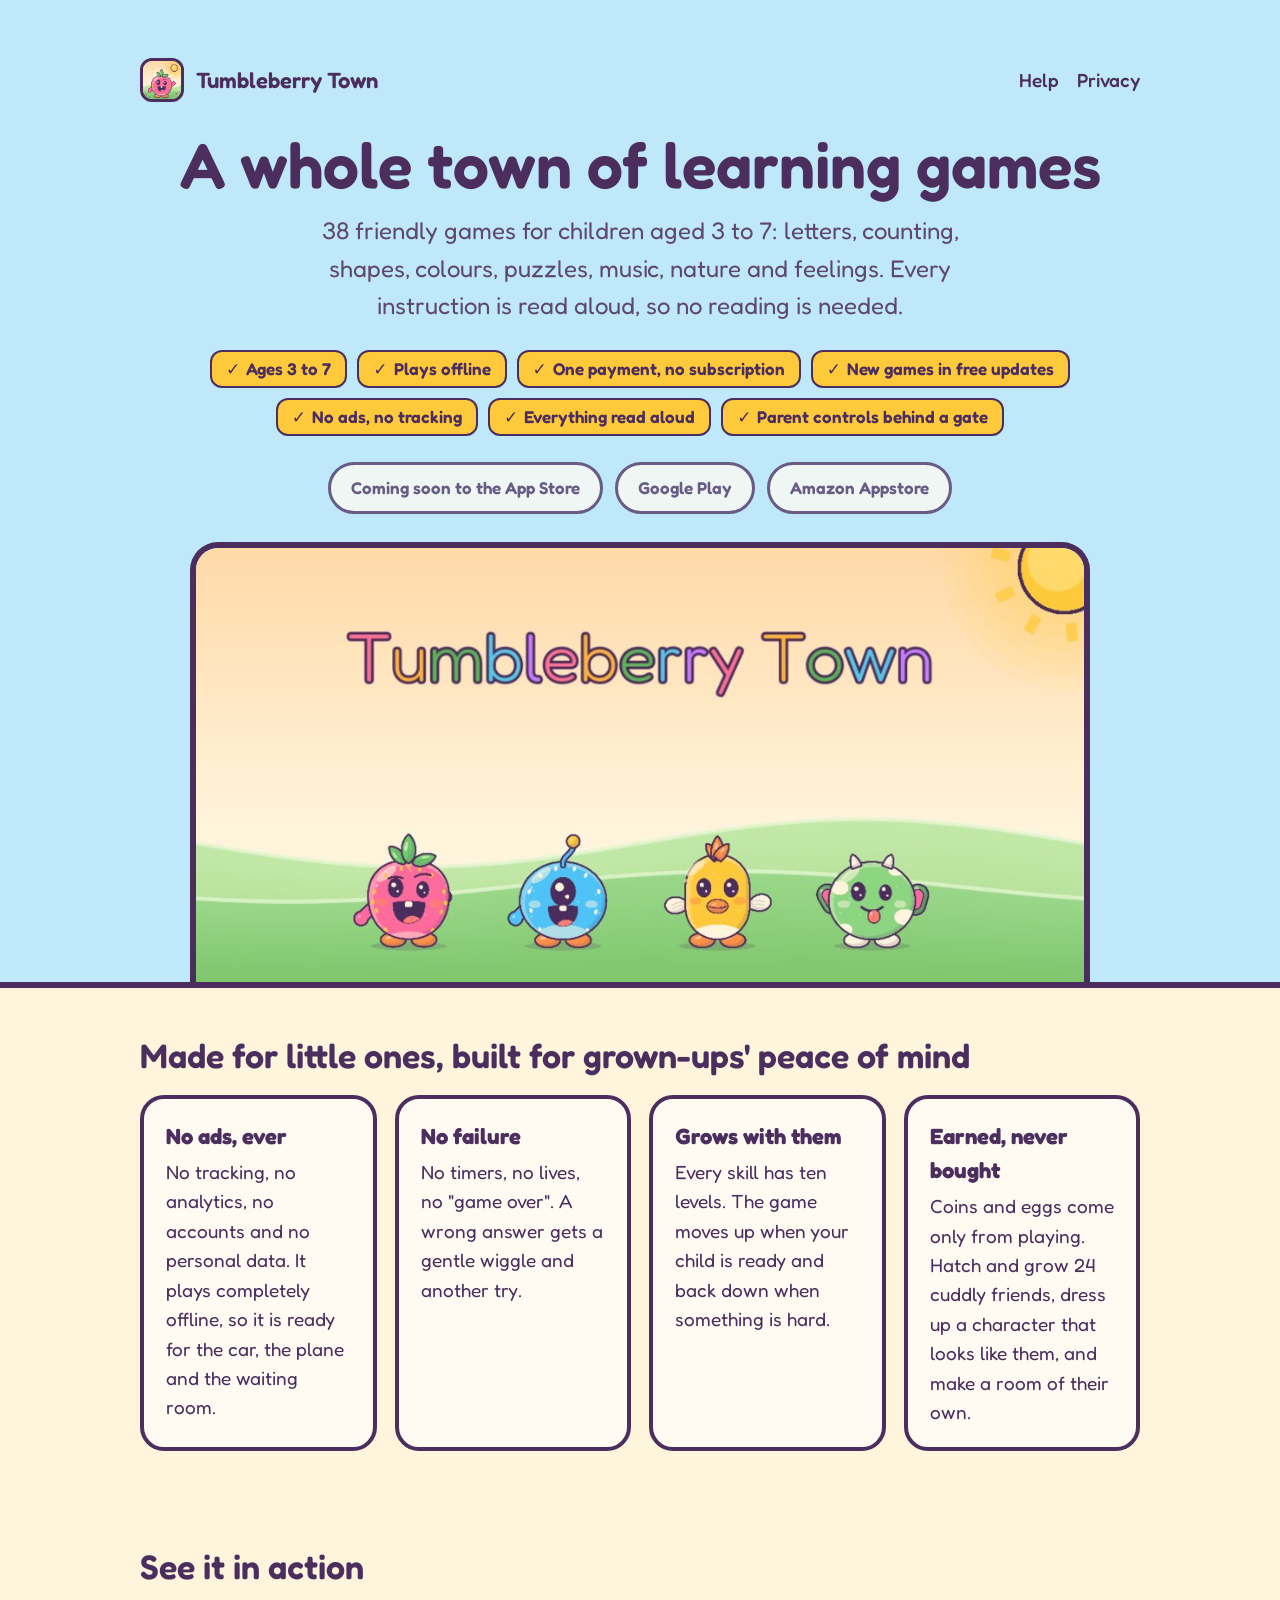
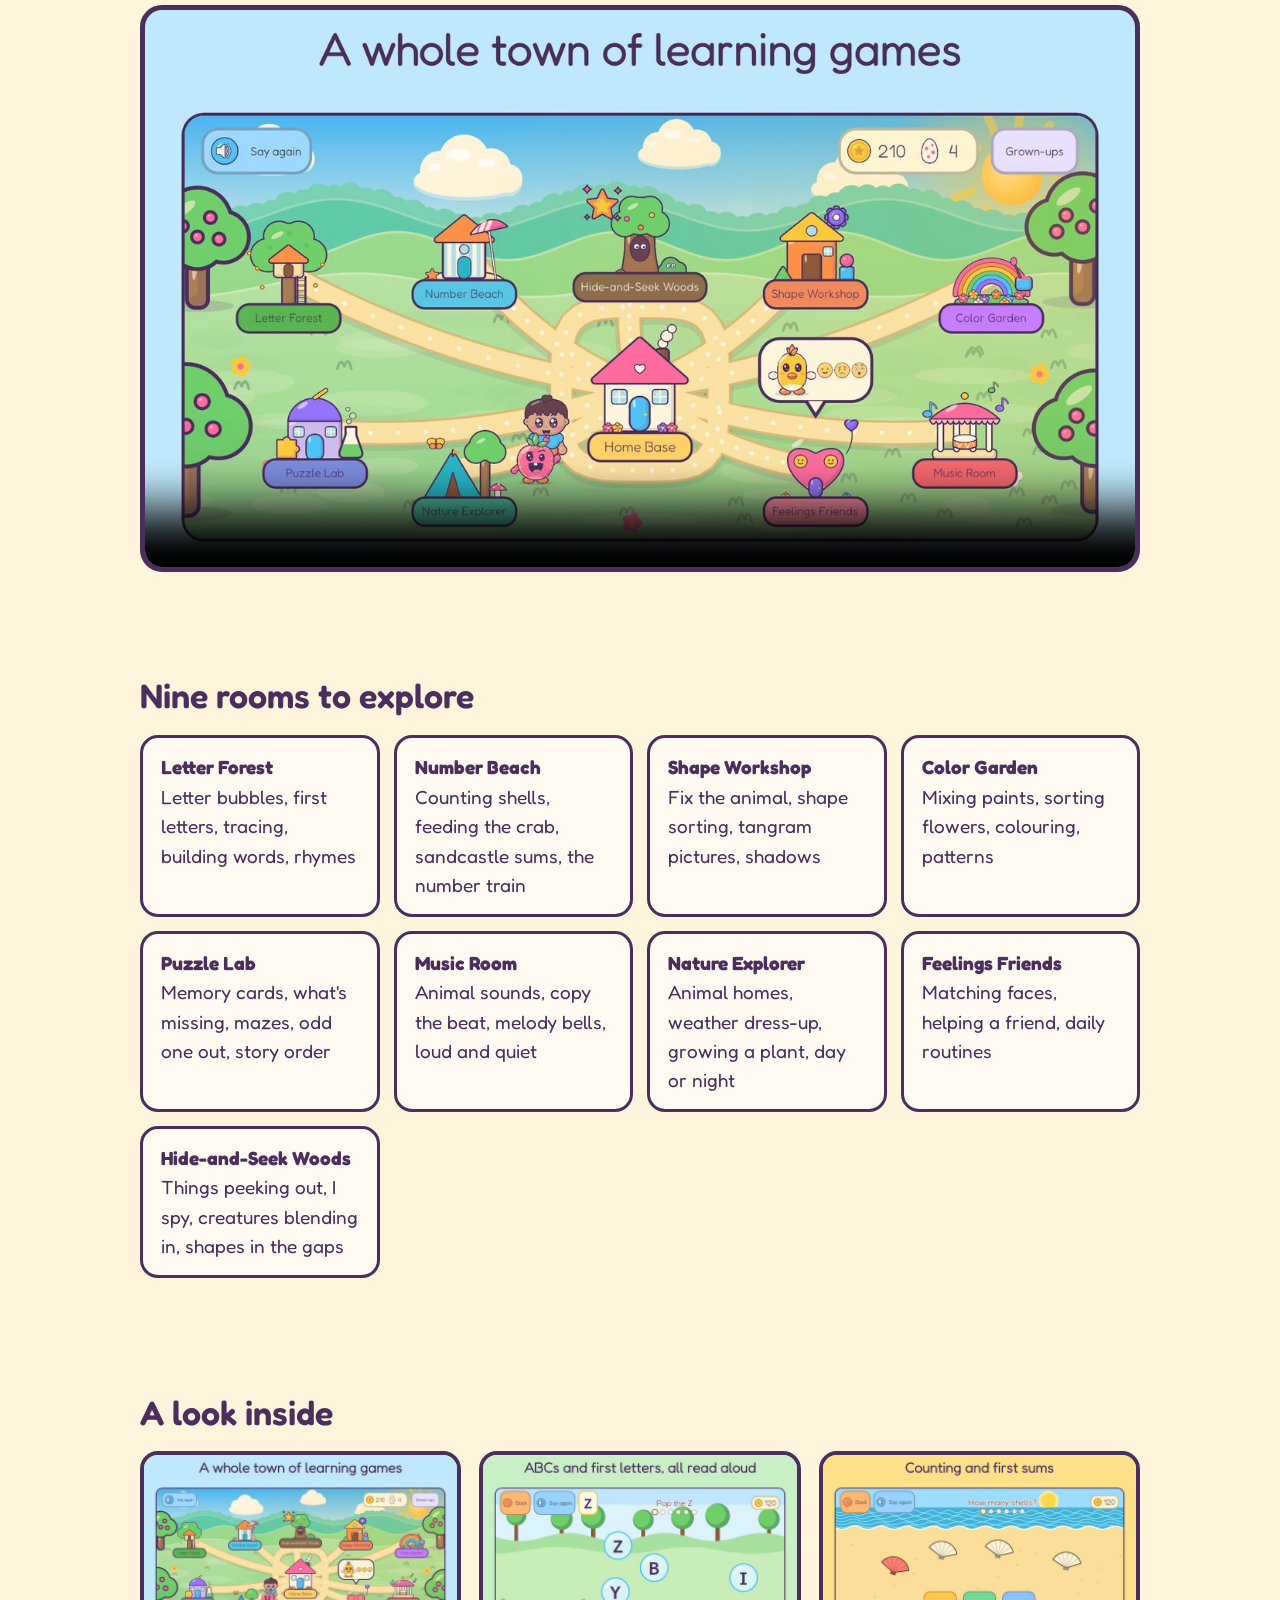
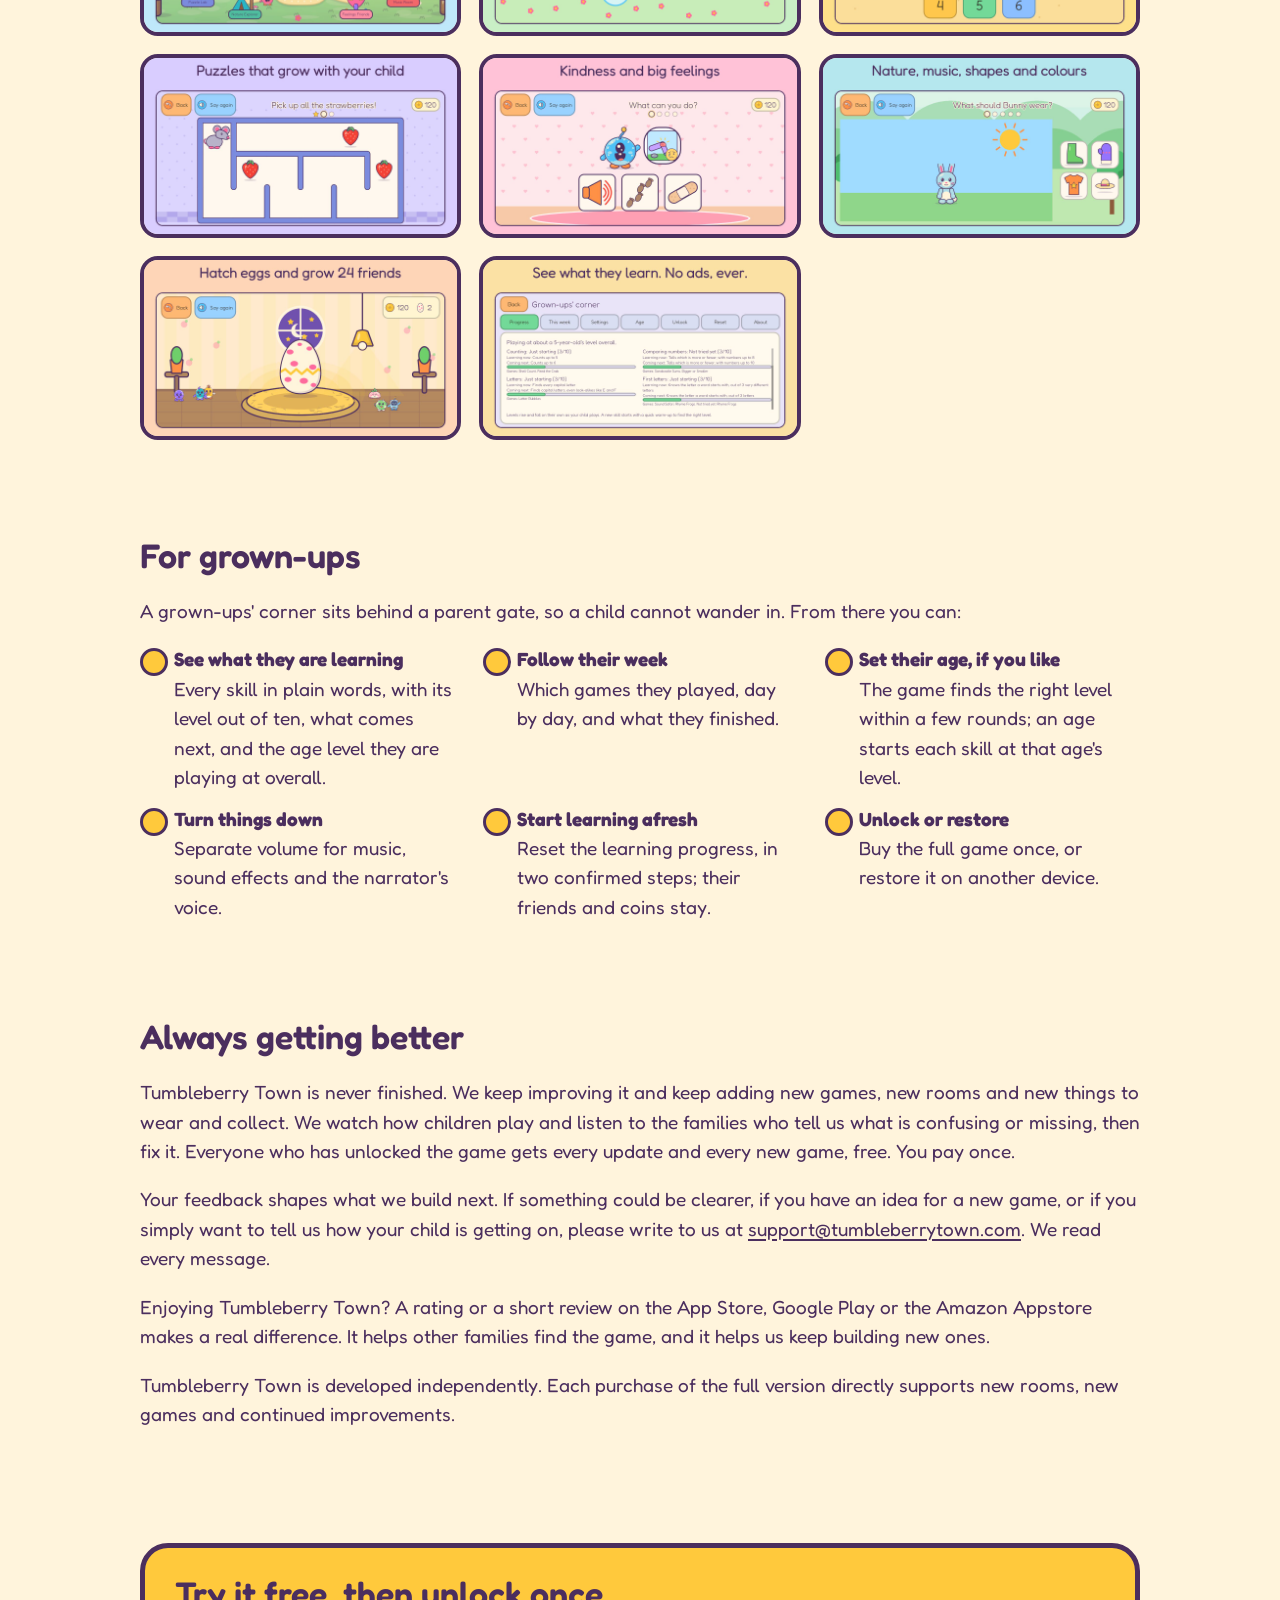
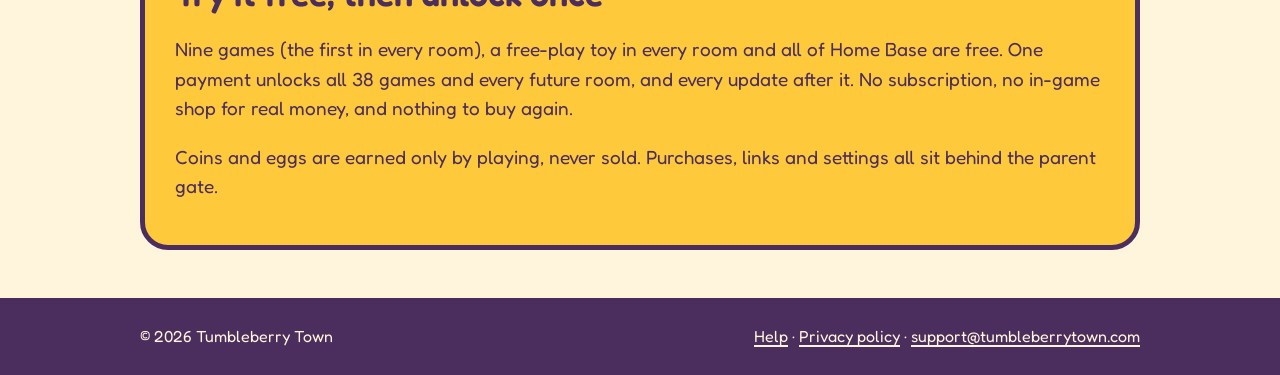
<file: index.html>
<!doctype html>
<html lang="en">
<head>
<meta charset="utf-8">
<meta name="viewport" content="width=device-width, initial-scale=1">
<title>Tumbleberry Town: learning games for ages 3 to 7</title>
<meta name="description" content="A whole town of learning games for children aged 3 to 7: letters, counting, shapes, colours, puzzles, music, nature and feelings. Everything read aloud. No ads, no tracking.">
<link rel="icon" type="image/png" href="favicon.png">
<link rel="stylesheet" href="assets/site.css">
<meta property="og:title" content="Tumbleberry Town">
<meta property="og:description" content="A whole town of learning games for ages 3 to 7. No ads, no tracking.">
<meta property="og:image" content="https://tumbleberrytown.com/assets/img/feature.jpg">
</head>
<body>
<div class="hero">
	<div class="wrap">
		<header class="top">
			<a class="brand" href="./"><img src="assets/img/icon.png" alt="">Tumbleberry Town</a>
			<nav><a href="support/">Help</a><a href="privacy/">Privacy</a></nav>
		</header>
		<h1>A whole town of learning games</h1>
		<p class="lead">38 friendly games for children aged 3 to 7: letters, counting, shapes, colours, puzzles, music, nature and feelings. Every instruction is read aloud, so no reading is needed.</p>
		<ul class="highlights" aria-label="At a glance">
			<li>Ages 3 to 7</li>
			<li>Plays offline</li>
			<li>One payment, no subscription</li>
			<li>New games in free updates</li>
			<li>No ads, no tracking</li>
			<li>Everything read aloud</li>
			<li>Parent controls behind a gate</li>
		</ul>
		<div class="badges">
			<span class="badge soon">Coming soon to the App Store</span>
			<span class="badge soon">Google Play</span>
			<span class="badge soon">Amazon Appstore</span>
		</div>
		<img class="feature" src="assets/img/feature.jpg" alt="The Tumbleberry Town title with four friendly creatures on green hills">
	</div>
</div>

<main>
	<section>
		<div class="wrap">
			<h2>Made for little ones, built for grown-ups' peace of mind</h2>
			<div class="promises">
				<div class="promise"><strong>No ads, ever</strong>No tracking, no analytics, no accounts and no personal data. It plays completely offline, so it is ready for the car, the plane and the waiting room.</div>
				<div class="promise"><strong>No failure</strong>No timers, no lives, no "game over". A wrong answer gets a gentle wiggle and another try.</div>
				<div class="promise"><strong>Grows with them</strong>Every skill has ten levels. The game moves up when your child is ready and back down when something is hard.</div>
				<div class="promise"><strong>Earned, never bought</strong>Coins and eggs come only from playing. Hatch and grow 24 cuddly friends, dress up a character that looks like them, and make a room of their own.</div>
			</div>
		</div>
	</section>

	<section>
		<div class="wrap">
			<h2>See it in action</h2>
			<video controls preload="metadata" poster="assets/img/01_town.jpg" src="assets/preview.mp4">
				A short video of the game.
			</video>
		</div>
	</section>

	<section>
		<div class="wrap">
			<h2>Nine rooms to explore</h2>
			<ul class="rooms">
				<li><b>Letter Forest</b>Letter bubbles, first letters, tracing, building words, rhymes</li>
				<li><b>Number Beach</b>Counting shells, feeding the crab, sandcastle sums, the number train</li>
				<li><b>Shape Workshop</b>Fix the animal, shape sorting, tangram pictures, shadows</li>
				<li><b>Color Garden</b>Mixing paints, sorting flowers, colouring, patterns</li>
				<li><b>Puzzle Lab</b>Memory cards, what's missing, mazes, odd one out, story order</li>
				<li><b>Music Room</b>Animal sounds, copy the beat, melody bells, loud and quiet</li>
				<li><b>Nature Explorer</b>Animal homes, weather dress-up, growing a plant, day or night</li>
				<li><b>Feelings Friends</b>Matching faces, helping a friend, daily routines</li>
				<li><b>Hide-and-Seek Woods</b>Things peeking out, I spy, creatures blending in, shapes in the gaps</li>
			</ul>
		</div>
	</section>

	<section>
		<div class="wrap">
			<h2>A look inside</h2>
			<div class="gallery">
				<img src="assets/img/01_town.jpg" alt="The town map with nine rooms and Home Base" loading="lazy">
				<img src="assets/img/02_letters.jpg" alt="Letter Bubbles: pop the letter the narrator says" loading="lazy">
				<img src="assets/img/03_numbers.jpg" alt="Shell Count: how many shells?" loading="lazy">
				<img src="assets/img/04_puzzles.jpg" alt="Maze Mouse: pick up the strawberries" loading="lazy">
				<img src="assets/img/05_feelings.jpg" alt="Help a Friend: what can you do?" loading="lazy">
				<img src="assets/img/06_nature.jpg" alt="Weather Dress-Up: what should Bunny wear?" loading="lazy">
				<img src="assets/img/07_friends.jpg" alt="The Nursery, where eggs hatch into friends" loading="lazy">
				<img src="assets/img/08_grownups.jpg" alt="The grown-ups' corner shows what your child is learning" loading="lazy">
			</div>
		</div>
	</section>

	<section>
		<div class="wrap">
			<h2>For grown-ups</h2>
			<p>A grown-ups' corner sits behind a parent gate, so a child cannot wander in. From there you can:</p>
			<ul class="grownups">
				<li><b>See what they are learning</b>Every skill in plain words, with its level out of ten, what comes next, and the age level they are playing at overall.</li>
				<li><b>Follow their week</b>Which games they played, day by day, and what they finished.</li>
				<li><b>Set their age, if you like</b>The game finds the right level within a few rounds; an age starts each skill at that age's level.</li>
				<li><b>Turn things down</b>Separate volume for music, sound effects and the narrator's voice.</li>
				<li><b>Start learning afresh</b>Reset the learning progress, in two confirmed steps; their friends and coins stay.</li>
				<li><b>Unlock or restore</b>Buy the full game once, or restore it on another device.</li>
			</ul>
		</div>
	</section>

	<section>
		<div class="wrap">
			<h2>Always getting better</h2>
			<p>Tumbleberry Town is never finished. We keep improving it and keep adding new games, new rooms and new things to wear and collect. We watch how children play and listen to the families who tell us what is confusing or missing, then fix it. Everyone who has unlocked the game gets every update and every new game, free. You pay once.</p>
			<p>Your feedback shapes what we build next. If something could be clearer, if you have an idea for a new game, or if you simply want to tell us how your child is getting on, please write to us at <a href="mailto:support@tumbleberrytown.com">support@tumbleberrytown.com</a>. We read every message.</p>
			<p>Enjoying Tumbleberry Town? A rating or a short review on the App Store, Google Play or the Amazon Appstore makes a real difference. It helps other families find the game, and it helps us keep building new ones.</p>
			<p>Tumbleberry Town is developed independently. Each purchase of the full version directly supports new rooms, new games and continued improvements.</p>
		</div>
	</section>

	<section>
		<div class="wrap">
			<div class="price">
				<h2>Try it free, then unlock once</h2>
				<p>Nine games (the first in every room), a free-play toy in every room and all of Home Base are free. One payment unlocks all 38 games and every future room, and every update after it. No subscription, no in-game shop for real money, and nothing to buy again.</p>
				<p>Coins and eggs are earned only by playing, never sold. Purchases, links and settings all sit behind the parent gate.</p>
			</div>
		</div>
	</section>
</main>

<footer>
	<div class="wrap">
		<span>© 2026 Tumbleberry Town</span>
		<span><a href="support/">Help</a> · <a href="privacy/">Privacy policy</a> · <a href="mailto:support@tumbleberrytown.com">support@tumbleberrytown.com</a></span>
	</div>
</footer>
</body>
</html>
</file>
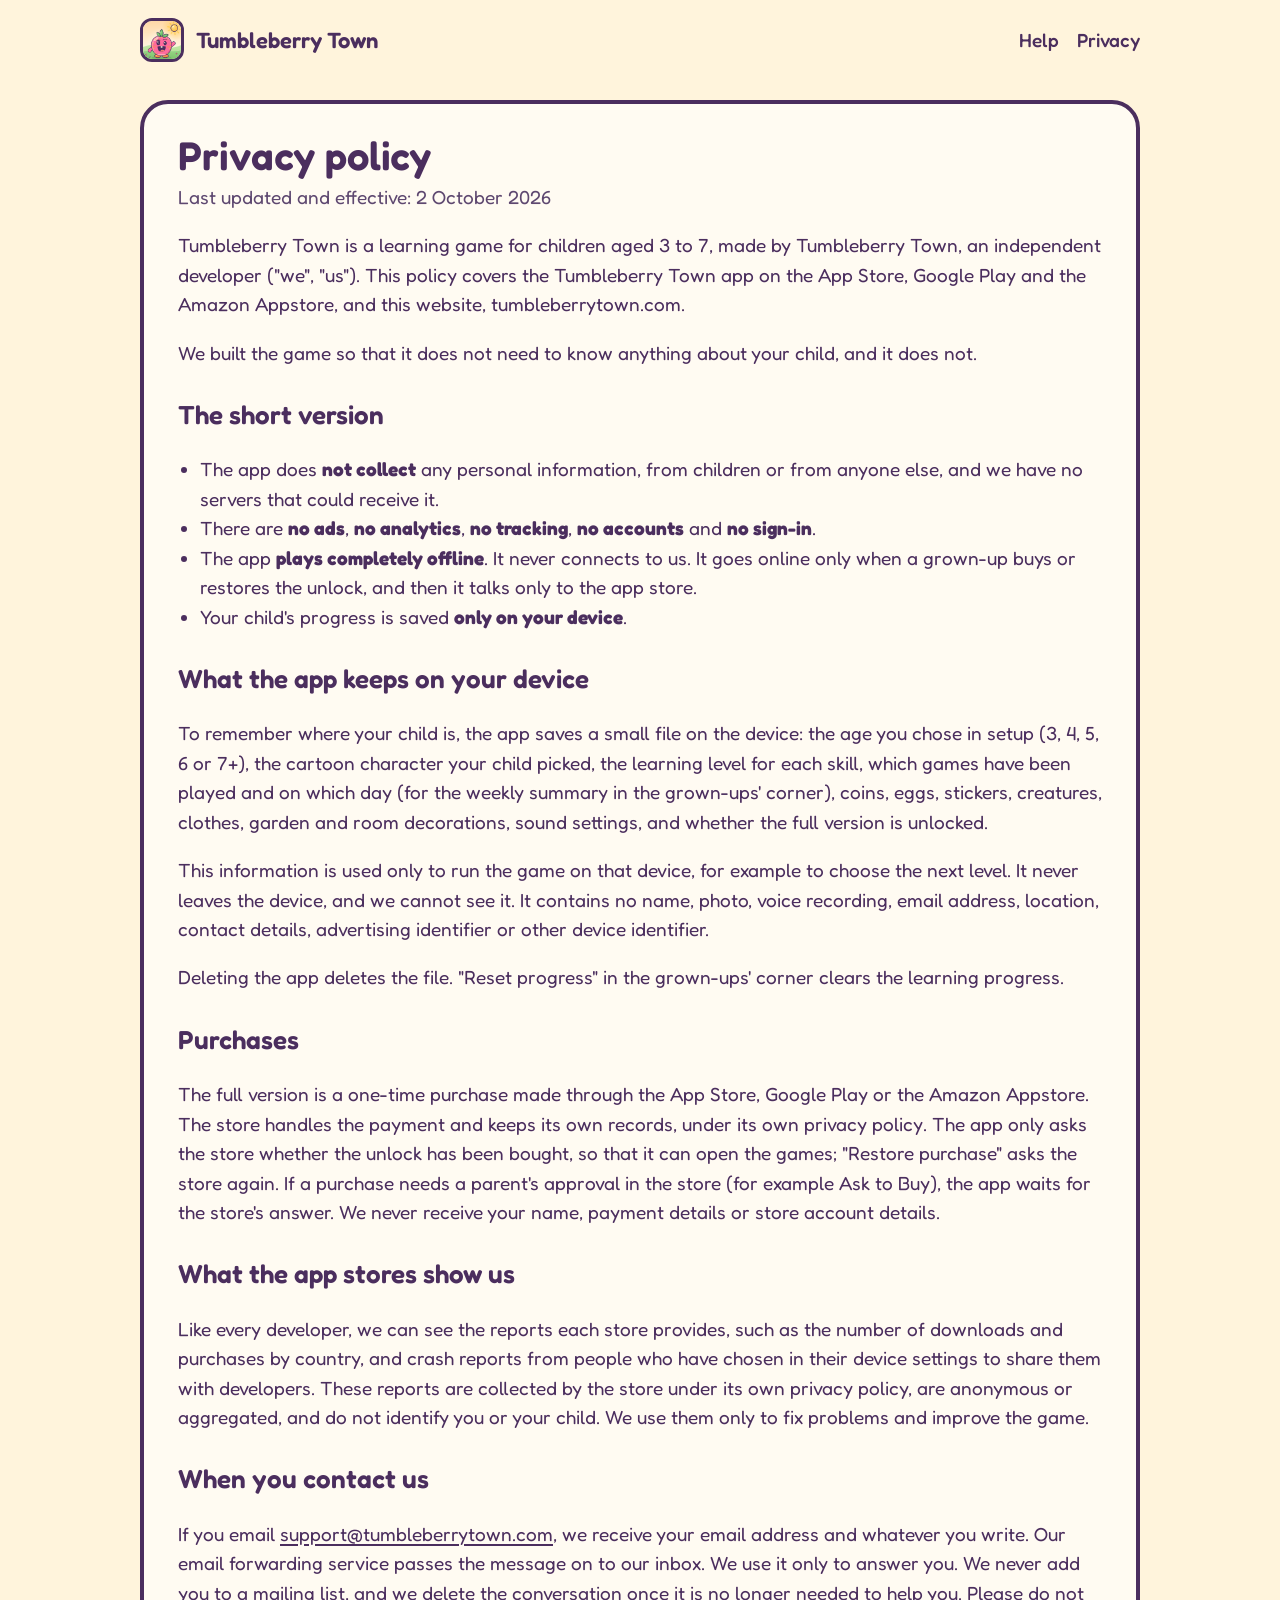
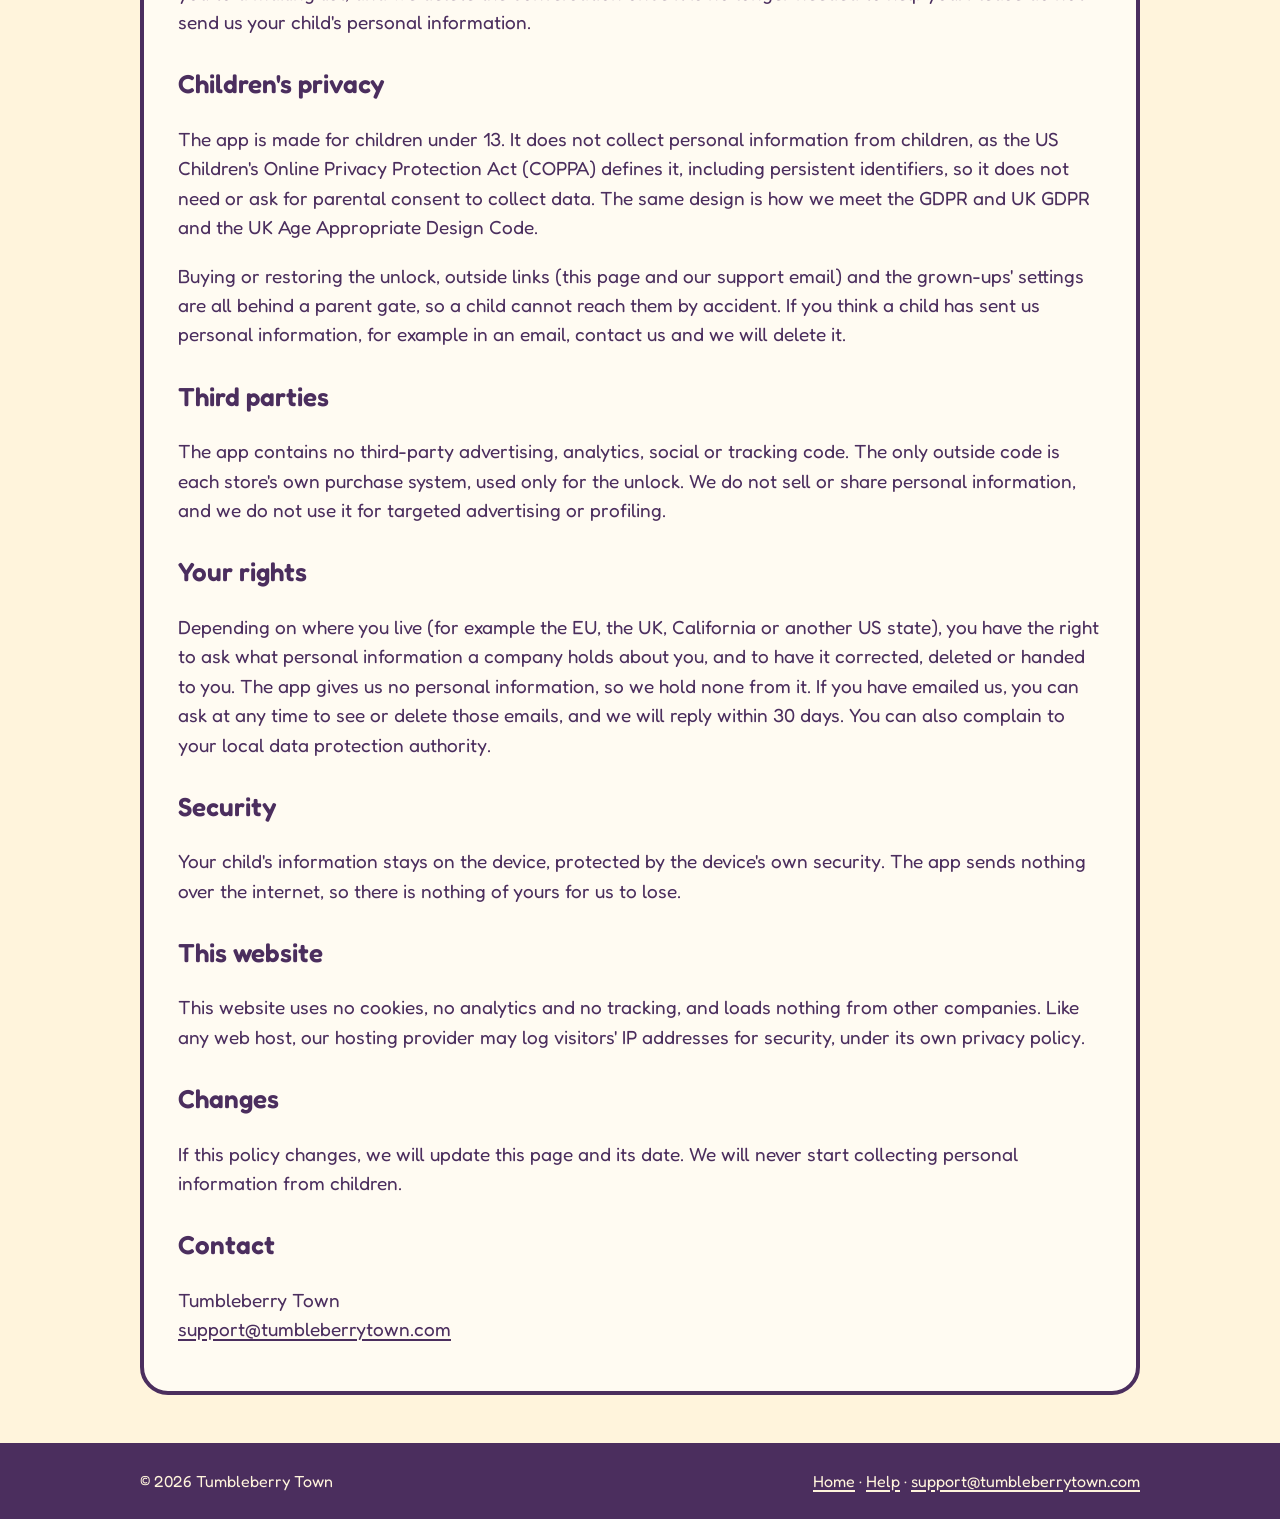
<file: privacy/index.html>
<!doctype html>
<html lang="en">
<head>
<meta charset="utf-8">
<meta name="viewport" content="width=device-width, initial-scale=1">
<title>Privacy policy · Tumbleberry Town</title>
<meta name="description" content="Tumbleberry Town collects no personal information. No ads, no analytics, no tracking, no accounts.">
<link rel="icon" type="image/png" href="../favicon.png">
<link rel="stylesheet" href="../assets/site.css">
</head>
<body>
<div class="wrap">
	<header class="top">
		<a class="brand" href="../"><img src="../assets/img/icon.png" alt="">Tumbleberry Town</a>
		<nav><a href="../support/">Help</a><a href="./">Privacy</a></nav>
	</header>

	<article class="doc">
		<h1>Privacy policy</h1>
		<p class="updated">Last updated and effective: 2 October 2026</p>
		<p>Tumbleberry Town is a learning game for children aged 3 to 7, made by Tumbleberry Town, an independent developer ("we", "us"). This policy covers the Tumbleberry Town app on the App Store, Google Play and the Amazon Appstore, and this website, tumbleberrytown.com.</p>
		<p>We built the game so that it does not need to know anything about your child, and it does not.</p>
		<h2>The short version</h2>
		<ul>
			<li>The app does <strong>not collect</strong> any personal information, from children or from anyone else, and we have no servers that could receive it.</li>
			<li>There are <strong>no ads</strong>, <strong>no analytics</strong>, <strong>no tracking</strong>, <strong>no accounts</strong> and <strong>no sign-in</strong>.</li>
			<li>The app <strong>plays completely offline</strong>. It never connects to us. It goes online only when a grown-up buys or restores the unlock, and then it talks only to the app store.</li>
			<li>Your child's progress is saved <strong>only on your device</strong>.</li>
		</ul>
		<h2>What the app keeps on your device</h2>
		<p>To remember where your child is, the app saves a small file on the device: the age you chose in setup (3, 4, 5, 6 or 7+), the cartoon character your child picked, the learning level for each skill, which games have been played and on which day (for the weekly summary in the grown-ups' corner), coins, eggs, stickers, creatures, clothes, garden and room decorations, sound settings, and whether the full version is unlocked.</p>
		<p>This information is used only to run the game on that device, for example to choose the next level. It never leaves the device, and we cannot see it. It contains no name, photo, voice recording, email address, location, contact details, advertising identifier or other device identifier.</p>
		<p>Deleting the app deletes the file. "Reset progress" in the grown-ups' corner clears the learning progress.</p>
		<h2>Purchases</h2>
		<p>The full version is a one-time purchase made through the App Store, Google Play or the Amazon Appstore. The store handles the payment and keeps its own records, under its own privacy policy. The app only asks the store whether the unlock has been bought, so that it can open the games; "Restore purchase" asks the store again. If a purchase needs a parent's approval in the store (for example Ask to Buy), the app waits for the store's answer. We never receive your name, payment details or store account details.</p>
		<h2>What the app stores show us</h2>
		<p>Like every developer, we can see the reports each store provides, such as the number of downloads and purchases by country, and crash reports from people who have chosen in their device settings to share them with developers. These reports are collected by the store under its own privacy policy, are anonymous or aggregated, and do not identify you or your child. We use them only to fix problems and improve the game.</p>
		<h2>When you contact us</h2>
		<p>If you email <a href="mailto:support@tumbleberrytown.com">support@tumbleberrytown.com</a>, we receive your email address and whatever you write. Our email forwarding service passes the message on to our inbox. We use it only to answer you. We never add you to a mailing list, and we delete the conversation once it is no longer needed to help you. Please do not send us your child's personal information.</p>
		<h2>Children&#x27;s privacy</h2>
		<p>The app is made for children under 13. It does not collect personal information from children, as the US Children's Online Privacy Protection Act (COPPA) defines it, including persistent identifiers, so it does not need or ask for parental consent to collect data. The same design is how we meet the GDPR and UK GDPR and the UK Age Appropriate Design Code.</p>
		<p>Buying or restoring the unlock, outside links (this page and our support email) and the grown-ups' settings are all behind a parent gate, so a child cannot reach them by accident. If you think a child has sent us personal information, for example in an email, contact us and we will delete it.</p>
		<h2>Third parties</h2>
		<p>The app contains no third-party advertising, analytics, social or tracking code. The only outside code is each store's own purchase system, used only for the unlock. We do not sell or share personal information, and we do not use it for targeted advertising or profiling.</p>
		<h2>Your rights</h2>
		<p>Depending on where you live (for example the EU, the UK, California or another US state), you have the right to ask what personal information a company holds about you, and to have it corrected, deleted or handed to you. The app gives us no personal information, so we hold none from it. If you have emailed us, you can ask at any time to see or delete those emails, and we will reply within 30 days. You can also complain to your local data protection authority.</p>
		<h2>Security</h2>
		<p>Your child's information stays on the device, protected by the device's own security. The app sends nothing over the internet, so there is nothing of yours for us to lose.</p>
		<h2>This website</h2>
		<p>This website uses no cookies, no analytics and no tracking, and loads nothing from other companies. Like any web host, our hosting provider may log visitors' IP addresses for security, under its own privacy policy.</p>
		<h2>Changes</h2>
		<p>If this policy changes, we will update this page and its date. We will never start collecting personal information from children.</p>
		<h2>Contact</h2>
		<p>Tumbleberry Town<br><a href="mailto:support@tumbleberrytown.com">support@tumbleberrytown.com</a></p>
	</article>
</div>

<footer>
	<div class="wrap">
		<span>© 2026 Tumbleberry Town</span>
		<span><a href="../">Home</a> · <a href="../support/">Help</a> · <a href="mailto:support@tumbleberrytown.com">support@tumbleberrytown.com</a></span>
	</div>
</footer>
</body>
</html>
</file>
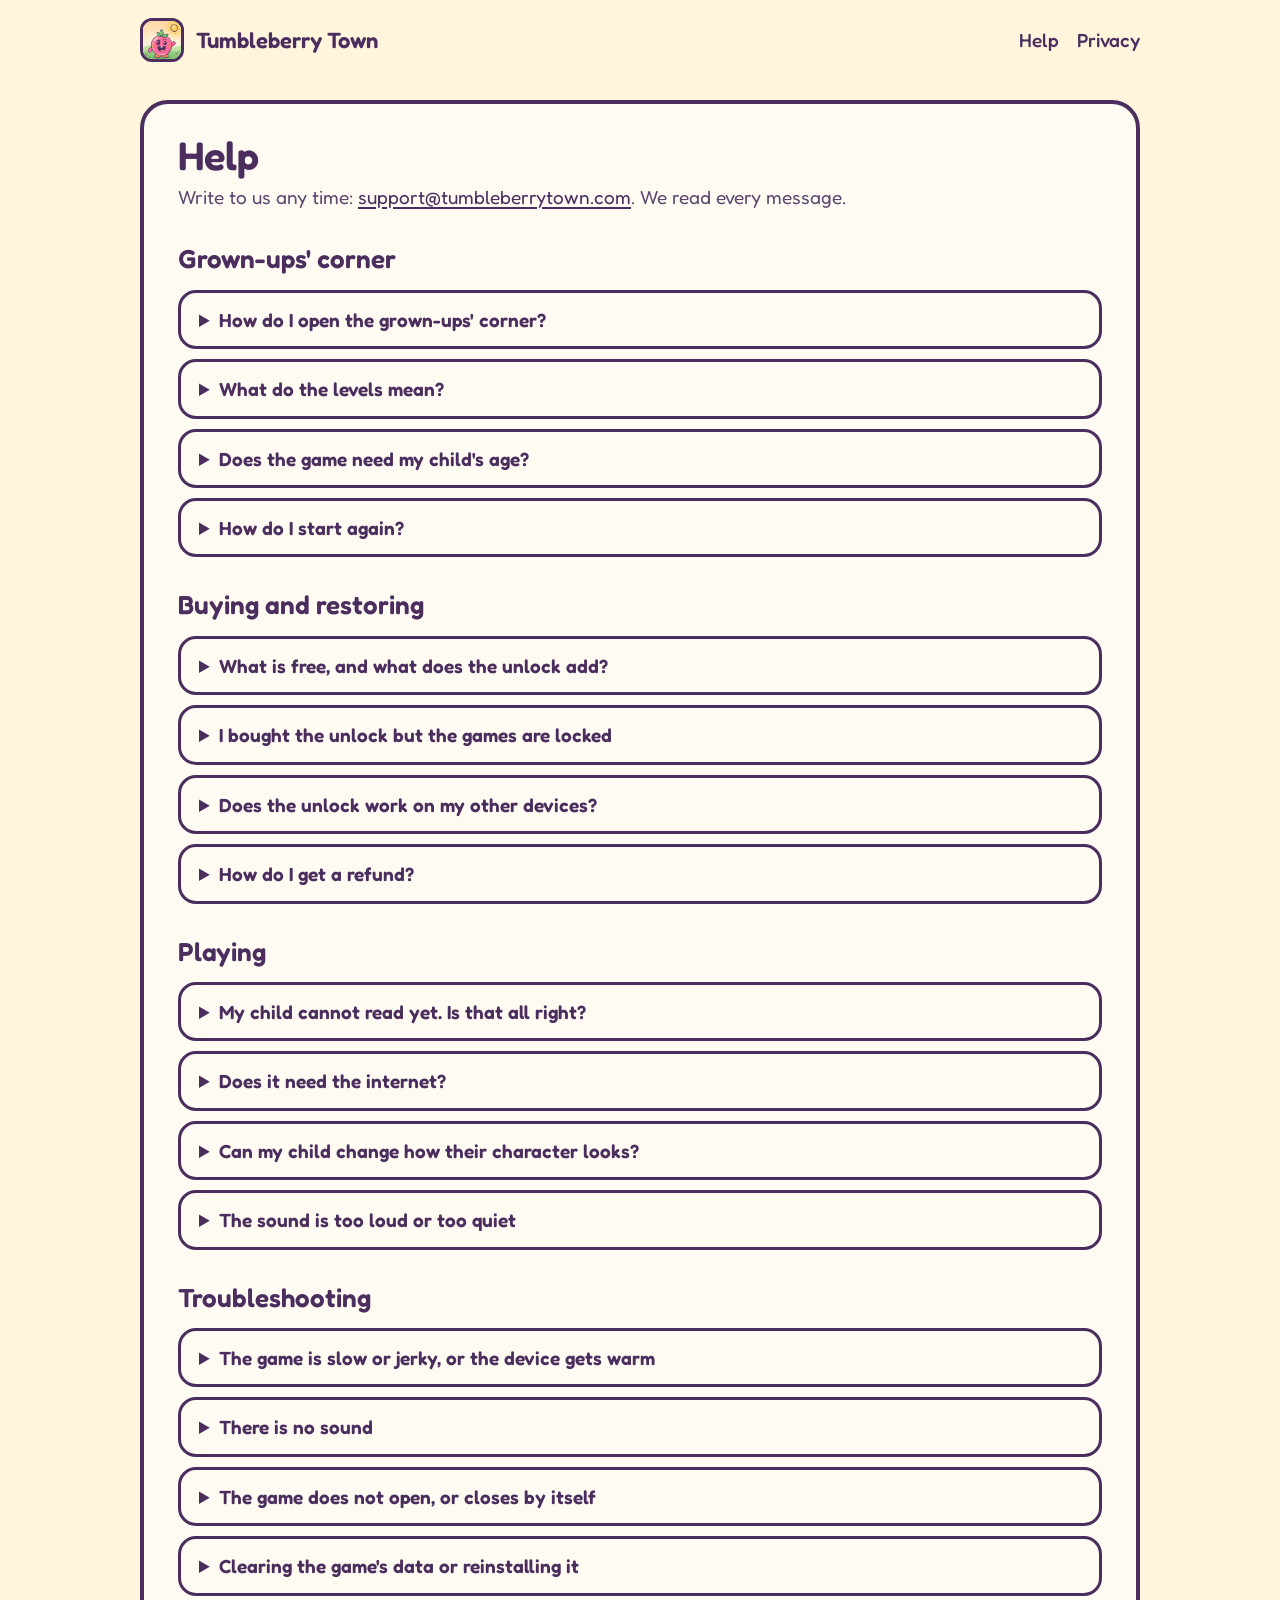
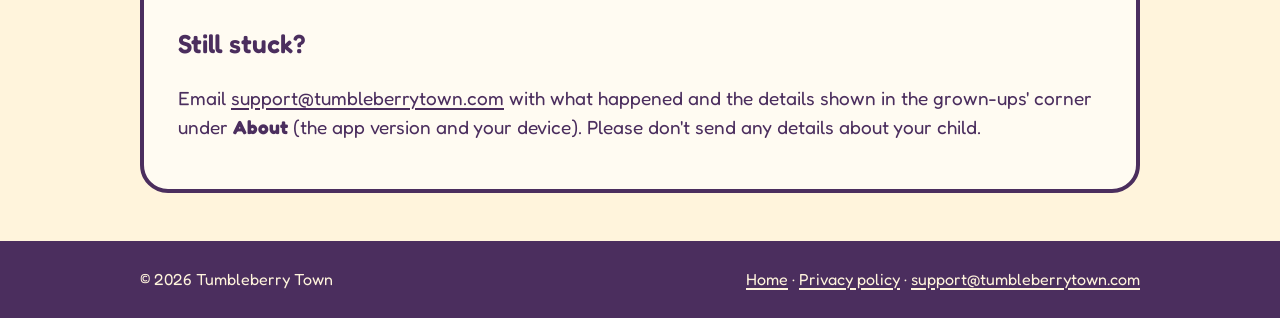
<file: support/index.html>
<!doctype html>
<html lang="en">
<head>
<meta charset="utf-8">
<meta name="viewport" content="width=device-width, initial-scale=1">
<title>Help · Tumbleberry Town</title>
<meta name="description" content="Help with Tumbleberry Town: unlocking, restoring a purchase, the parent gate, progress and contact.">
<link rel="icon" type="image/png" href="../favicon.png">
<link rel="stylesheet" href="../assets/site.css">
</head>
<body>
<div class="wrap">
	<header class="top">
		<a class="brand" href="../"><img src="../assets/img/icon.png" alt="">Tumbleberry Town</a>
		<nav><a href="./">Help</a><a href="../privacy/">Privacy</a></nav>
	</header>

	<article class="doc">
		<h1>Help</h1>
		<p class="updated">Write to us any time: <a href="mailto:support@tumbleberrytown.com">support@tumbleberrytown.com</a>. We read every message.</p>

		<h2>Grown-ups' corner</h2>
		<details>
			<summary>How do I open the grown-ups' corner?</summary>
			<p>Tap <strong>Grown-ups</strong> at the top right of the town map. A parent gate asks you to type a number written in words (for "four hundred and sixty-two", type 462). The <strong>Unlock all</strong> button on the map and in Home Base opens the same gate, then the unlock. Inside you will find your child's progress, this week's play, settings (sound and graphics), age, the unlock, reset, and the app's details.</p>
		</details>
		<details>
			<summary>What do the levels mean?</summary>
			<p>Each skill (counting, letters, shapes and so on) has ten levels. The game moves up when your child gets things right and quietly back down when something is hard. The Progress tab says, in plain words, what your child is learning now and what comes next.</p>
		</details>
		<details>
			<summary>Does the game need my child's age?</summary>
			<p>No. Every game starts gently and adjusts to how your child plays within a few rounds. If you like, set an age in the grown-ups' corner under <strong>Age</strong> to start each game at that age's level.</p>
		</details>
		<details>
			<summary>How do I start again?</summary>
			<p>Grown-ups' corner, then <strong>Reset</strong>. There are two choices, and each asks twice before doing anything:</p>
			<ul>
				<li><strong>Reset progress</strong> clears the learning progress. Coins, eggs, clothes and friends are kept.</li>
				<li><strong>Start over</strong> erases everything on the device, as if the game were new: coins, friends, clothes, the room, stickers and progress. The unlock and the sound settings are kept. Useful when the device passes to another child.</li>
			</ul>
		</details>

		<h2>Buying and restoring</h2>
		<details>
			<summary>What is free, and what does the unlock add?</summary>
			<p>Nine games (the first in every room), every room's toy and all of Home Base are free. One purchase unlocks all 38 games and every future room. There is no subscription and nothing else to buy: coins and eggs are earned by playing and can never be bought.</p>
		</details>
		<details>
			<summary>I bought the unlock but the games are locked</summary>
			<p>Open the grown-ups' corner, go to <strong>Unlock</strong> and tap <strong>Restore purchase</strong>. The game asks your store (App Store, Google Play or Amazon) and unlocks everything if the purchase is there. Use the same store account you bought it with. If a payment is still pending (for example waiting for a parent's approval), the games open by themselves once it goes through.</p>
		</details>
		<details>
			<summary>Does the unlock work on my other devices?</summary>
			<p>Yes, on any device signed in to the same store account: install the game, then use <strong>Restore purchase</strong>. Progress itself stays on each device, because the game keeps nothing online.</p>
		</details>
		<details>
			<summary>How do I get a refund?</summary>
			<p>Refunds are handled by the store you bought from: Apple (reportaproblem.apple.com), Google Play (your order history in the Play Store) or Amazon (Your Apps and Devices). We are happy to help if you write to us.</p>
		</details>

		<h2>Playing</h2>
		<details>
			<summary>My child cannot read yet. Is that all right?</summary>
			<p>Yes. Every instruction is spoken, and <strong>Say again</strong> repeats it. If your child waits a few seconds, a pointing hand shows what to do.</p>
		</details>
		<details>
			<summary>Does it need the internet?</summary>
			<p>No. Tumbleberry Town works completely offline, with no ads and no tracking. See our <a href="../privacy/">privacy policy</a>.</p>
		</details>
		<details>
			<summary>Can my child change how their character looks?</summary>
			<p>Yes, any time and for free: Home Base, then the Dress-Up Shop, then <strong>My look</strong> (the button with their character's face). They can choose a skin tone, a hair colour, a hairstyle and an eye colour. Hats, outfits, glasses, necklaces and shoes are in the shop too, bought with coins earned by playing.</p>
		</details>
		<details>
			<summary>The sound is too loud or too quiet</summary>
			<p>Grown-ups' corner, then <strong>Settings</strong>: music, sound effects and the voice each have their own volume.</p>
		</details>

		<h2>Troubleshooting</h2>
		<details>
			<summary>The game is slow or jerky, or the device gets warm</summary>
			<p>Grown-ups' corner, then <strong>Settings</strong>, and turn on <strong>Simpler graphics</strong>. It shows fewer moving friends and effects and asks less of the device. It helps most on older or lower-cost tablets. Closing other apps helps too.</p>
		</details>
		<details>
			<summary>There is no sound</summary>
			<p>Check the device's own volume, and on an iPhone or iPad the silent switch or silent mode. Check that headphones or a speaker are not still connected. Then, in the grown-ups' corner under <strong>Settings</strong>, make sure music, sound effects and voice are turned up.</p>
		</details>
		<details>
			<summary>The game does not open, or closes by itself</summary>
			<p>Restart the device, and make sure it has a little free storage, since the game needs some space to save progress. If it still will not open, reinstall it (below). If the problem stays, please write to us: the grown-ups' corner, under <strong>About</strong>, shows the app version and your device's details to include.</p>
		</details>
		<details>
			<summary>Clearing the game's data or reinstalling it</summary>
			<p>This erases the progress on that device, so try the steps above first.</p>
			<ul>
				<li><strong>Android phones and tablets:</strong> Settings, then Apps, then Tumbleberry Town, then Storage, then <strong>Clear data</strong>. Or uninstall it and install it again from Google Play.</li>
				<li><strong>Amazon Fire tablets:</strong> Settings, then Apps &amp; Notifications, then Tumbleberry Town, then Storage, then <strong>Clear data</strong>. Or uninstall it and install it again from the Amazon Appstore.</li>
				<li><strong>iPhone and iPad:</strong> touch and hold the app's icon, then <strong>Remove App</strong>, then <strong>Delete App</strong>, and install it again from the App Store. ("Offload App" keeps the progress and does not reset it.)</li>
			</ul>
			<p>If you bought the unlock, it comes back: open the grown-ups' corner, then <strong>Unlock</strong>, then <strong>Restore purchase</strong>, using the same store account.</p>
		</details>

		<h2>Still stuck?</h2>
		<p>Email <a href="mailto:support@tumbleberrytown.com">support@tumbleberrytown.com</a> with what happened and the details shown in the grown-ups' corner under <strong>About</strong> (the app version and your device). Please don't send any details about your child.</p>
	</article>
</div>

<footer>
	<div class="wrap">
		<span>© 2026 Tumbleberry Town</span>
		<span><a href="../">Home</a> · <a href="../privacy/">Privacy policy</a> · <a href="mailto:support@tumbleberrytown.com">support@tumbleberrytown.com</a></span>
	</div>
</footer>
</body>
</html>
</file>
<file: assets/site.css>
@font-face {
	font-family: "Fredoka";
	src: url("fonts/Fredoka-Variable.ttf") format("truetype");
	font-weight: 300 700;
	font-display: swap;
}

:root {
	--plum: #4B2E5E;
	--cream: #FFF4DC;
	--paper: #FFFBF2;
	--pink: #FF6B9D;
	--yellow: #FFC93C;
	--blue: #4FC3F7;
	--green: #6FCF6B;
	--grape: #9575FF;
	--sky: #BFE8FB;
	--hill: #9BD68A;
	--soft: #5E4870;
}

* { box-sizing: border-box; }

body {
	margin: 0;
	background: var(--cream);
	color: var(--plum);
	font-family: "Fredoka", "Trebuchet MS", system-ui, sans-serif;
	font-size: 19px;
	line-height: 1.55;
}

a { color: var(--plum); text-decoration-thickness: 2px; text-underline-offset: 3px; }
a:hover { color: var(--pink); }

.wrap { max-width: 1040px; margin: 0 auto; padding: 0 20px; }

header.top {
	display: flex; align-items: center; justify-content: space-between; gap: 16px;
	padding: 18px 0;
}
header.top .brand { display: flex; align-items: center; gap: 12px; text-decoration: none; font-weight: 600; font-size: 22px; }
header.top .brand img { width: 44px; height: 44px; border-radius: 12px; border: 3px solid var(--plum); }
header.top nav { display: flex; gap: 18px; font-weight: 500; }
header.top nav a { text-decoration: none; }
header.top nav a:hover { text-decoration: underline; }

.hero {
	background: var(--sky);
	border-bottom: 6px solid var(--plum);
	padding: 40px 0 0;
	text-align: center;
}
.hero h1 { font-size: clamp(36px, 6vw, 64px); line-height: 1.1; margin: 10px 0 12px; font-weight: 600; }
.hero p.lead { font-size: clamp(19px, 2.4vw, 24px); max-width: 720px; margin: 0 auto 26px; color: var(--soft); }
.hero img.feature { width: 100%; max-width: 900px; display: block; margin: 0 auto; border-radius: 28px 28px 0 0; border: 6px solid var(--plum); border-bottom: 0; }

.badges { display: flex; flex-wrap: wrap; gap: 12px; justify-content: center; margin: 0 0 28px; }
.badge {
	display: inline-block; padding: 10px 20px; border-radius: 999px; background: var(--paper);
	border: 3px solid var(--plum); font-weight: 600; font-size: 17px; text-decoration: none;
}
.badge.soon { opacity: 0.75; }

.highlights { display: flex; flex-wrap: wrap; gap: 10px; justify-content: center; list-style: none; padding: 0; margin: 0 auto 26px; max-width: 900px; }
.highlights li {
	padding: 6px 14px; border-radius: 12px; background: var(--yellow); border: 2px solid var(--plum);
	font-weight: 600; font-size: 17px; line-height: 1.3;
}
.highlights li::before { content: "✓"; font-weight: 700; margin-right: 6px; }

.grownups { display: grid; grid-template-columns: repeat(auto-fit, minmax(min(280px, 100%), 1fr)); gap: 12px 28px; padding: 0; margin: 0; list-style: none; }
.grownups li { padding-left: 34px; position: relative; }
.grownups li::before {
	content: ""; position: absolute; left: 0; top: 4px; width: 22px; height: 22px; border-radius: 50%;
	background: var(--yellow); border: 3px solid var(--plum);
}
.grownups li b { display: block; }

section { padding: 48px 0; }
section h2 { font-size: 34px; line-height: 1.2; margin: 0 0 18px; font-weight: 600; }

.promises { display: grid; grid-template-columns: repeat(auto-fit, minmax(min(220px, 100%), 1fr)); gap: 18px; }
.promise { background: var(--paper); border: 4px solid var(--plum); border-radius: 24px; padding: 20px 22px; }
.promise strong { display: block; font-size: 22px; margin-bottom: 4px; }

.rooms { display: grid; grid-template-columns: repeat(auto-fit, minmax(min(230px, 100%), 1fr)); gap: 14px; padding: 0; list-style: none; }
.rooms li { background: var(--paper); border-radius: 18px; padding: 14px 18px; border: 3px solid var(--plum); }
.rooms li b { display: block; }

.gallery { display: grid; grid-template-columns: repeat(auto-fit, minmax(min(300px, 100%), 1fr)); gap: 18px; }
.gallery img { width: 100%; display: block; border-radius: 18px; border: 4px solid var(--plum); }

video { width: 100%; border-radius: 22px; border: 5px solid var(--plum); background: var(--plum); }

.price { background: var(--yellow); border: 5px solid var(--plum); border-radius: 28px; padding: 26px 30px; }
.price h2 { margin-top: 0; }

article.doc { background: var(--paper); border: 4px solid var(--plum); border-radius: 28px; padding: 28px 34px; margin: 20px 0 48px; }
article.doc h1 { font-size: 40px; line-height: 1.15; margin: 0 0 4px; font-weight: 600; }
article.doc h2 { font-size: 26px; margin: 28px 0 8px; font-weight: 600; }
article.doc .updated { color: var(--soft); margin-top: 0; }
article.doc ul { padding-left: 22px; }

details { background: var(--paper); border: 3px solid var(--plum); border-radius: 18px; padding: 12px 18px; margin: 10px 0; }
details summary { cursor: pointer; font-weight: 600; }

footer { background: var(--plum); color: var(--cream); padding: 26px 0; font-size: 16px; }
footer a { color: var(--cream); }
footer .wrap { display: flex; flex-wrap: wrap; justify-content: space-between; gap: 12px; }

@media (max-width: 600px) {
	body { font-size: 17px; }
	header.top nav { gap: 12px; font-size: 16px; }
	article.doc { padding: 20px; }
}
</file>
